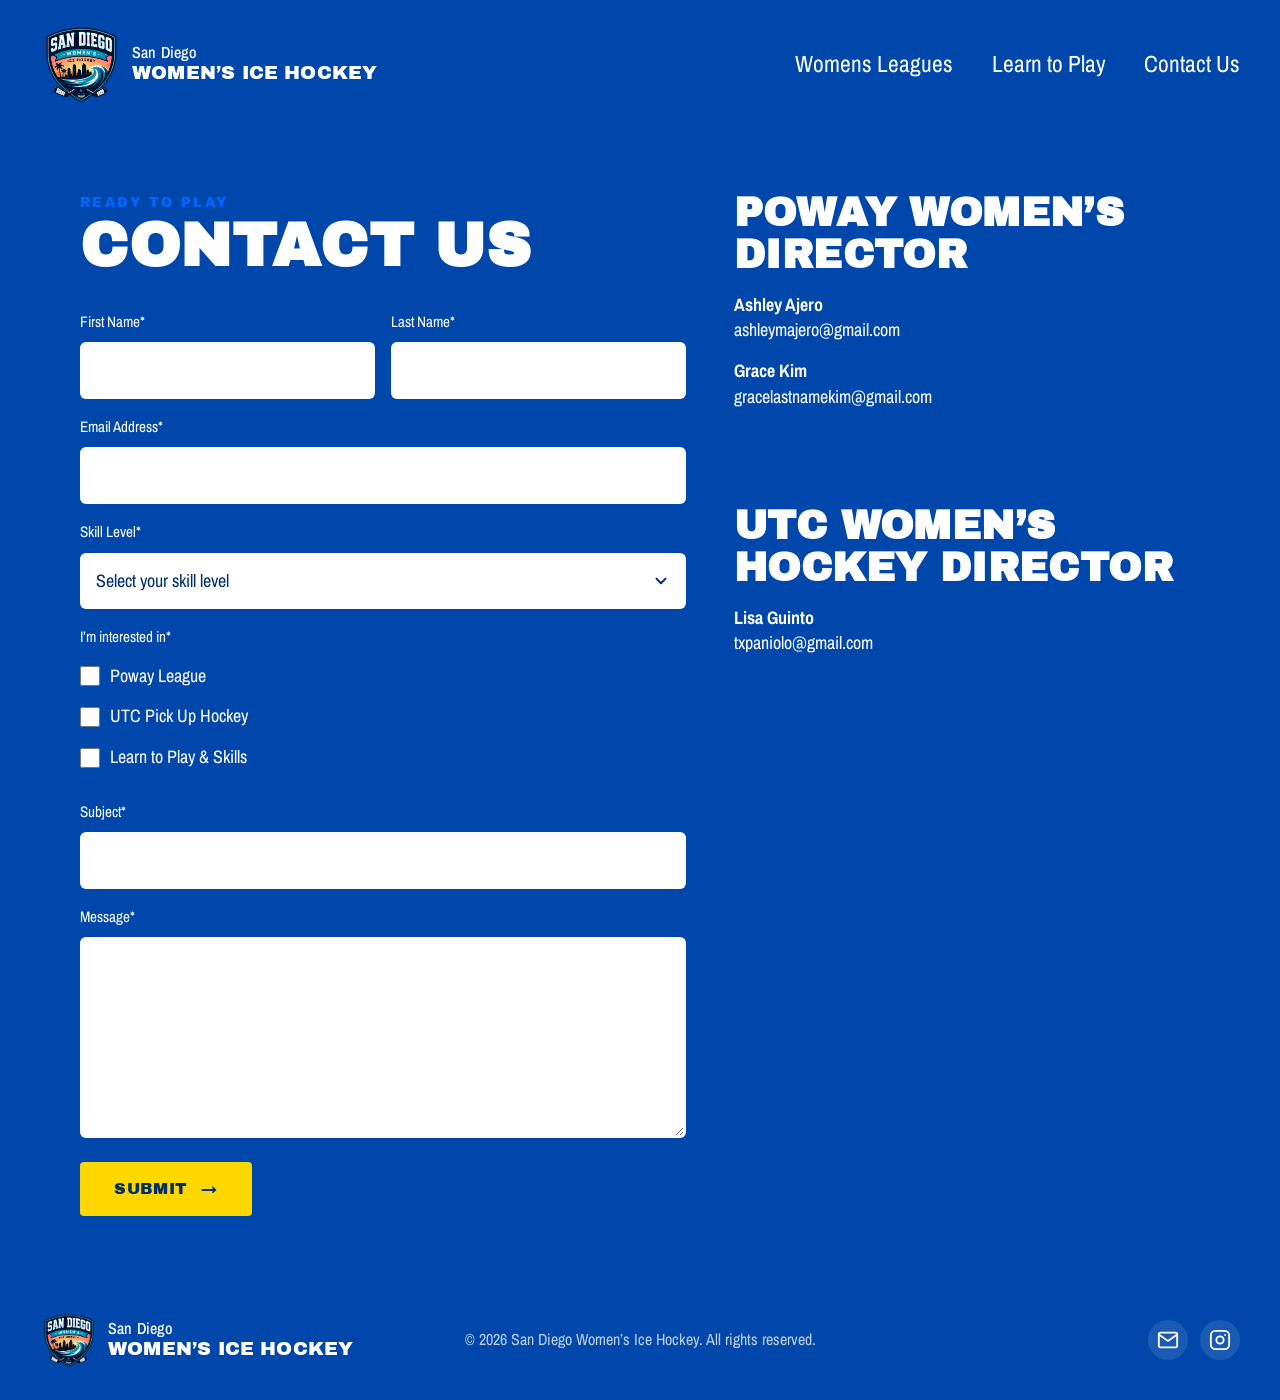
<file: contact.html>
<!DOCTYPE html>
<html lang="en">
<head>
  <meta charset="UTF-8">
  <meta name="viewport" content="width=device-width, initial-scale=1.0">
  <title>Contact Us &mdash; San Diego Women's Ice Hockey</title>
  <meta name="description" content="Get in touch with San Diego Women's Ice Hockey. Reach our Poway and UTC league directors or send us a message.">
  <link rel="stylesheet" href="css/base.css">
  <link rel="stylesheet" href="css/landing.css">
  <link rel="apple-touch-icon" sizes="180x180" href="/apple-touch-icon.png">
  <link rel="icon" type="image/png" sizes="32x32" href="/favicon-32x32.png">
  <link rel="icon" type="image/png" sizes="16x16" href="/favicon-16x16.png">
  <link rel="manifest" href="/site.webmanifest">
</head>
<body class="landing">
  <a href="#main" class="skip-link">Skip to content</a>

  <div class="page">
    <!-- ===================== HEADER ===================== -->
    <header class="site-header">
      <div class="site-header__inner">
        <a class="brand" href="/" aria-label="San Diego Women's Ice Hockey home">
          <img class="brand__logo" src="assets/logo.png" alt="">
          <span class="brand__text">
            <span class="brand__eyebrow">San Diego</span>
            <span class="brand__name">Women&rsquo;s Ice Hockey</span>
          </span>
        </a>

        <button class="nav-toggle" aria-label="Open menu" aria-expanded="false" aria-controls="primary-nav">
          <svg viewBox="0 0 19 7" fill="none" stroke="currentColor" stroke-width="1" stroke-linecap="square" aria-hidden="true">
            <line x1="5" y1="0.5" x2="19" y2="0.5"/>
            <line x1="0" y1="3.5" x2="19" y2="3.5"/>
            <line x1="9" y1="6.5" x2="19" y2="6.5"/>
          </svg>
        </button>

        <nav class="nav" id="primary-nav" aria-label="Primary">
          <ul class="nav__list">
            <li><a class="nav__link" href="leagues.html">Womens Leagues</a></li>
            <li><a class="nav__link" href="index.html#learn">Learn to Play</a></li>
            <li><a class="nav__link" href="contact.html">Contact Us</a></li>
          </ul>
        </nav>
        <div class="nav-scrim" aria-hidden="true"></div>
      </div>
    </header>

    <!-- ===================== MAIN ===================== -->
    <main id="main">
      <section class="contact" id="contact" aria-labelledby="contact-title">
        <div class="container contact__inner">
          <div class="contact__form-col">
            <p class="eyebrow">Ready to Play</p>
            <h2 class="contact__title" id="contact-title">Contact Us</h2>

            <form class="contact-form"
                  action="https://formspree.io/f/xkoaeper"
                  method="POST">
              <div class="contact-form__row">
                <div class="field">
                  <label class="field__label" for="cf-first">First Name<span aria-hidden="true">*</span></label>
                  <input class="field__input" type="text" id="cf-first" name="first_name" required>
                </div>
                <div class="field">
                  <label class="field__label" for="cf-last">Last Name<span aria-hidden="true">*</span></label>
                  <input class="field__input" type="text" id="cf-last" name="last_name" required>
                </div>
              </div>

              <div class="field">
                <label class="field__label" for="cf-email">Email Address<span aria-hidden="true">*</span></label>
                <input class="field__input" type="email" id="cf-email" name="email" required>
              </div>

              <div class="field">
                <label class="field__label" for="cf-skill">Skill Level<span aria-hidden="true">*</span></label>
                <select class="field__input field__select" id="cf-skill" name="skill_level" required>
                  <option value="" disabled selected>Select your skill level</option>
                  <option value="Beginner">Beginner</option>
                  <option value="Intermediate">Intermediate</option>
                  <option value="Advanced">Advanced</option>
                </select>
              </div>

              <fieldset class="field field--checkboxes">
                <legend class="field__label">I&rsquo;m interested in<span aria-hidden="true">*</span></legend>
                <label class="checkbox">
                  <input type="checkbox" name="interests[]" value="Poway League">
                  <span>Poway League</span>
                </label>
                <label class="checkbox">
                  <input type="checkbox" name="interests[]" value="UTC Pick Up Hockey">
                  <span>UTC Pick Up Hockey</span>
                </label>
                <label class="checkbox">
                  <input type="checkbox" name="interests[]" value="Learn to Play & Skills">
                  <span>Learn to Play &amp; Skills</span>
                </label>
              </fieldset>

              <div class="field">
                <label class="field__label" for="cf-subject">Subject<span aria-hidden="true">*</span></label>
                <input class="field__input" type="text" id="cf-subject" name="subject" required>
              </div>

              <div class="field">
                <label class="field__label" for="cf-message">Message<span aria-hidden="true">*</span></label>
                <textarea class="field__input field__textarea" id="cf-message" name="message" rows="6" required></textarea>
              </div>

              <button type="submit" class="btn btn--accent contact-form__submit">Submit&nbsp;<span class="btn__arrow" aria-hidden="true">&rarr;</span></button>
            </form>
          </div>

          <aside class="contact__directors">
            <div class="contact__director-group">
              <h3 class="contact__director-title">Poway Women&rsquo;s Director</h3>
              <p class="contact__person">
                <span class="contact__person-name">Ashley Ajero</span>
                <a href="mailto:ashleymajero@gmail.com">ashleymajero@gmail.com</a>
              </p>
              <p class="contact__person">
                <span class="contact__person-name">Grace Kim</span>
                <a href="mailto:gracelastnamekim@gmail.com">gracelastnamekim@gmail.com</a>
              </p>
            </div>

            <div class="contact__director-group">
              <h3 class="contact__director-title">UTC Women&rsquo;s Hockey Director</h3>
              <p class="contact__person">
                <span class="contact__person-name">Lisa Guinto</span>
                <a href="mailto:txpaniolo@gmail.com">txpaniolo@gmail.com</a>
              </p>
            </div>
          </aside>
        </div>
      </section>
    </main>

    <!-- ===================== FOOTER ===================== -->
    <footer class="site-footer">
      <div class="site-footer__inner">
        <a class="brand brand--footer" href="/" aria-label="San Diego Women's Ice Hockey home">
          <img class="brand__logo" src="assets/logo.png" alt="">
          <span class="brand__text">
            <span class="brand__eyebrow">San Diego</span>
            <span class="brand__name">Women&rsquo;s Ice Hockey</span>
          </span>
        </a>

        <p class="site-footer__copy">&copy; <span id="year">2026</span> San Diego Women&rsquo;s Ice Hockey. All rights reserved.</p>

        <div class="site-footer__contact">
          <ul class="site-footer__social">
            <li>
              <a href="mailto:michellem@dana-net.com" aria-label="Email us">
                <svg viewBox="0 0 24 24" width="22" height="22" fill="none" stroke="currentColor" stroke-width="2" stroke-linecap="round" stroke-linejoin="round" aria-hidden="true">
                  <rect x="2" y="4" width="20" height="16" rx="2"/>
                  <path d="m2 6 10 7L22 6"/>
                </svg>
              </a>
            </li>
            <li>
              <a href="https://www.instagram.com/sdwomensicehockey/" aria-label="Follow us on Instagram" target="_blank" rel="noopener">
                <svg viewBox="0 0 24 24" width="22" height="22" fill="none" stroke="currentColor" stroke-width="2" stroke-linecap="round" stroke-linejoin="round" aria-hidden="true">
                  <rect x="2" y="2" width="20" height="20" rx="5"/>
                  <circle cx="12" cy="12" r="4"/>
                  <line x1="17.5" y1="6.5" x2="17.5" y2="6.5"/>
                </svg>
              </a>
            </li>
          </ul>
        </div>
      </div>
    </footer>
  </div>

  <script src="js/main.js"></script>
</body>
</html>
</file>
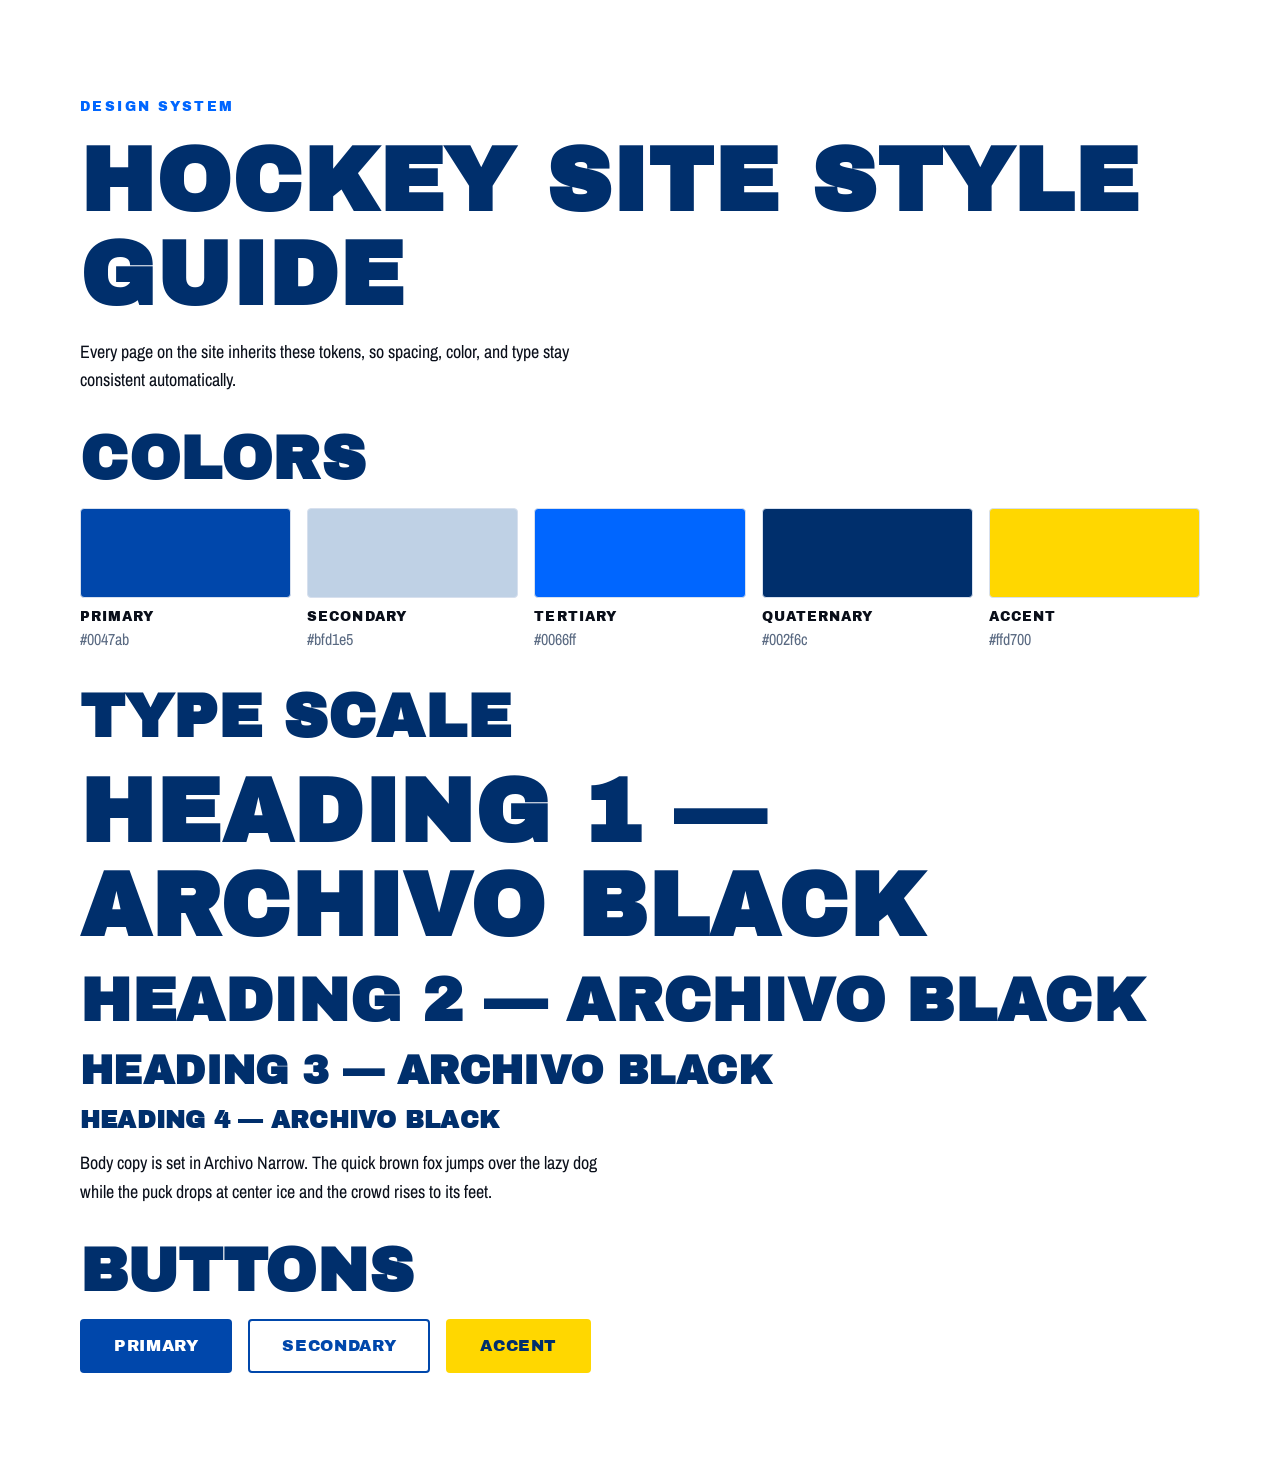
<file: styleguide.html>
<!DOCTYPE html>
<html lang="en">
<head>
  <meta charset="UTF-8">
  <meta name="viewport" content="width=device-width, initial-scale=1.0">
  <title>Style Guide — Hockey Site</title>
  <link rel="stylesheet" href="css/base.css">
  <style>
    .swatch { display:flex; flex-direction:column; }
    .swatch__chip { height:90px; border-radius:var(--radius); border:1px solid var(--color-line); }
    .swatch__label { font-family:var(--font-heading); text-transform:uppercase; font-size:var(--fs-xs); letter-spacing:0.08em; margin-top:var(--space-2); }
    .swatch__hex { font-size:var(--fs-sm); color:#5a6a82; }
    .grid { display:grid; grid-template-columns:repeat(auto-fit, minmax(140px,1fr)); gap:var(--space-4); }
  </style>
</head>
<body>
  <a href="#main" class="skip-link">Skip to content</a>

  <main id="main" class="container section stack-lg">
    <div class="stack">
      <p class="eyebrow">Design System</p>
      <h1>Hockey Site Style Guide</h1>
      <p>Every page on the site inherits these tokens, so spacing, color, and type stay consistent automatically.</p>
    </div>

    <section class="stack">
      <h2>Colors</h2>
      <div class="grid">
        <div class="swatch"><div class="swatch__chip" style="background:var(--color-primary)"></div><span class="swatch__label">Primary</span><span class="swatch__hex">#0047ab</span></div>
        <div class="swatch"><div class="swatch__chip" style="background:var(--color-secondary)"></div><span class="swatch__label">Secondary</span><span class="swatch__hex">#bfd1e5</span></div>
        <div class="swatch"><div class="swatch__chip" style="background:var(--color-tertiary)"></div><span class="swatch__label">Tertiary</span><span class="swatch__hex">#0066ff</span></div>
        <div class="swatch"><div class="swatch__chip" style="background:var(--color-quaternary)"></div><span class="swatch__label">Quaternary</span><span class="swatch__hex">#002f6c</span></div>
        <div class="swatch"><div class="swatch__chip" style="background:var(--color-accent)"></div><span class="swatch__label">Accent</span><span class="swatch__hex">#ffd700</span></div>
      </div>
    </section>

    <section class="stack">
      <h2>Type Scale</h2>
      <h1>Heading 1 — Archivo Black</h1>
      <h2>Heading 2 — Archivo Black</h2>
      <h3>Heading 3 — Archivo Black</h3>
      <h4>Heading 4 — Archivo Black</h4>
      <p>Body copy is set in Archivo Narrow. The quick brown fox jumps over the lazy dog while the puck drops at center ice and the crowd rises to its feet.</p>
    </section>

    <section class="stack">
      <h2>Buttons</h2>
      <div style="display:flex; gap:var(--space-4); flex-wrap:wrap;">
        <a href="#" class="btn btn--primary">Primary</a>
        <a href="#" class="btn btn--secondary">Secondary</a>
        <a href="#" class="btn btn--accent">Accent</a>
      </div>
    </section>
  </main>
</body>
</html>
</file>
<file: css/base.css>
/* ============================================================
   DESIGN TOKENS — single source of truth for the whole site.
   Change a value here and it updates everywhere.
   ============================================================ */

@import url('https://fonts.googleapis.com/css2?family=Archivo+Black&family=Archivo+Narrow:ital,wght@0,400;0,500;0,600;0,700;1,400&display=swap');

:root {
  /* ---- Color palette ---- */
  --color-primary:    #0047ab;  /* cobalt blue   */
  --color-secondary:  #bfd1e5;  /* pale ice blue */
  --color-tertiary:   #0066ff;  /* bright blue   */
  --color-quaternary: #002f6c;  /* deep navy     */
  --color-accent:     #ffd700;  /* gold */

  /* Neutrals derived for text/surfaces */
  --color-ink:        #0a0f1a;  /* near-black for body text   */
  --color-surface:    #ffffff;  /* page background            */
  --color-surface-2:  #f3f6fb;  /* subtle section background  */
  --color-line:       #d7e0ee;  /* hairline borders           */

  /* ---- Typography ---- */
  --font-heading: 'Archivo Black', system-ui, sans-serif;
  --font-body:    'Archivo Narrow', system-ui, sans-serif;

  /* Fluid type scale (clamps from mobile → desktop) */
  --fs-xs:   clamp(0.75rem, 0.72rem + 0.15vw, 0.85rem);
  --fs-sm:   clamp(0.875rem, 0.84rem + 0.2vw, 1rem);
  --fs-base: clamp(1rem, 0.95rem + 0.25vw, 1.125rem);
  --fs-lg:   clamp(1.25rem, 1.1rem + 0.6vw, 1.5rem);
  --fs-xl:   clamp(1.75rem, 1.4rem + 1.4vw, 2.5rem);
  --fs-2xl:  clamp(2.25rem, 1.6rem + 2.8vw, 4rem);
  --fs-3xl:  clamp(3rem, 2rem + 4.5vw, 6rem);

  --lh-tight: 1.05;
  --lh-snug:  1.25;
  --lh-base:  1.6;

  /* ---- Spacing scale (consistent margins/padding everywhere) ---- */
  --space-1:  0.25rem;
  --space-2:  0.5rem;
  --space-3:  0.75rem;
  --space-4:  1rem;
  --space-5:  1.5rem;
  --space-6:  2rem;
  --space-7:  3rem;
  --space-8:  4rem;
  --space-9:  6rem;

  /* ---- Layout ---- */
  --container-max: 1200px;   /* max content width            */
  --gutter: clamp(1rem, 4vw, 2.5rem); /* page side padding   */
  --radius: 4px;
  --radius-lg: 10px;

  /* ---- Effects ---- */
  --shadow-sm: 0 1px 2px rgba(0, 47, 108, 0.08);
  --shadow-md: 0 6px 20px rgba(0, 47, 108, 0.12);
  --transition: 180ms ease;
}

/* ============================================================
   RESET / NORMALIZE
   ============================================================ */
*, *::before, *::after { box-sizing: border-box; margin: 0; padding: 0; }

html { -webkit-text-size-adjust: 100%; scroll-behavior: smooth; }

body {
  font-family: var(--font-body);
  font-size: var(--fs-base);
  line-height: var(--lh-base);
  color: var(--color-ink);
  background: var(--color-surface);
  -webkit-font-smoothing: antialiased;
  text-rendering: optimizeLegibility;
  min-height: 100vh;
}

img, picture, svg, video {
  display: block;
  max-width: 100%;
  height: auto;
}

a { color: var(--color-primary); text-decoration: none; }
a:hover { text-decoration: underline; }

ul, ol { list-style: none; }

button, input, select, textarea { font: inherit; color: inherit; }

/* ============================================================
   TYPOGRAPHY
   ============================================================ */
h1, h2, h3, h4, h5, h6 {
  font-family: var(--font-heading);
  text-transform: uppercase;   /* Archivo Black, all caps */
  line-height: var(--lh-tight);
  letter-spacing: 0.01em;
  color: var(--color-quaternary);
}

h1 { font-size: var(--fs-3xl); }
h2 { font-size: var(--fs-2xl); }
h3 { font-size: var(--fs-xl); }
h4 { font-size: var(--fs-lg); }

p { max-width: 65ch; }
p + p { margin-top: var(--space-4); }

.eyebrow {
  font-family: var(--font-heading);
  text-transform: uppercase;
  font-size: var(--fs-xs);
  letter-spacing: 0.18em;
  color: var(--color-tertiary);
}

/* ============================================================
   LAYOUT HELPERS
   ============================================================ */
.container {
  width: 100%;
  max-width: var(--container-max);
  margin-inline: auto;
  padding-inline: var(--gutter);
}

.section { padding-block: var(--space-9); }
.section--tight { padding-block: var(--space-7); }
.section--alt { background: var(--color-surface-2); }

.stack > * + * { margin-top: var(--space-4); }
.stack-lg > * + * { margin-top: var(--space-6); }

/* ============================================================
   BUTTONS
   ============================================================ */
.btn {
  display: inline-flex;
  align-items: center;
  justify-content: center;
  gap: var(--space-2);
  font-family: var(--font-heading);
  text-transform: uppercase;
  font-size: var(--fs-sm);
  letter-spacing: 0.04em;
  padding: var(--space-3) var(--space-6);
  border: 2px solid transparent;
  border-radius: var(--radius);
  cursor: pointer;
  transition: background var(--transition), color var(--transition), border-color var(--transition), transform var(--transition);
  text-decoration: none;
}
.btn:hover { text-decoration: none; transform: translateY(-2px); }

.btn--primary { background: var(--color-primary); color: #fff; }
.btn--primary:hover { background: var(--color-quaternary); }

.btn--secondary {
  background: transparent;
  color: var(--color-primary);
  border-color: var(--color-primary);
}
.btn--secondary:hover { background: var(--color-secondary); }

.btn--accent { background: var(--color-accent); color: var(--color-quaternary); }

/* Solid blue CTA with gold label (used on the leagues cards) */
.btn--cta { background: var(--color-primary); color: #fff; }
.btn--cta:hover { background: var(--color-quaternary); color: #fff; }
.btn--block { display: flex; width: 100%; }
.btn--cta { font-size: var(--fs-xs); padding-inline: var(--space-4); }

/* Arrow that nudges right on hover */
.btn__arrow { transition: transform var(--transition); }
.btn:hover .btn__arrow { transform: translateX(4px); }



/* ============================================================
   ACCESSIBILITY
   ============================================================ */

/* Visible keyboard focus on every interactive element */
:focus-visible {
  outline: 3px solid var(--color-tertiary);
  outline-offset: 2px;
  border-radius: 2px;
}

/* Skip link for keyboard/screen-reader users */
.skip-link {
  position: absolute;
  left: var(--space-4);
  top: -100px;
  background: var(--color-quaternary);
  color: #fff;
  padding: var(--space-3) var(--space-4);
  border-radius: var(--radius);
  z-index: 1000;
  transition: top var(--transition);
}
.skip-link:focus { top: var(--space-4); text-decoration: none; }

/* Screen-reader-only utility */
.visually-hidden {
  position: absolute;
  width: 1px; height: 1px;
  padding: 0; margin: -1px;
  overflow: hidden;
  clip: rect(0 0 0 0);
  white-space: nowrap;
  border: 0;
}

/* Respect reduced-motion preference */
@media (prefers-reduced-motion: reduce) {
  html { scroll-behavior: auto; }
  *, *::before, *::after {
    animation-duration: 0.01ms !important;
    animation-iteration-count: 1 !important;
    transition-duration: 0.01ms !important;
  }
}
</file>
<file: css/landing.css>
/* ============================================================
   LANDING PAGE — header, hero, carousel, sticker
   Inherits all tokens from base.css
   ============================================================ */

body.landing {
  background: var(--color-primary);
  color: #fff;
}

/* ---- Page wrapper (full-bleed; hero reaches right edge) ---- */
.page {
  width: 100%;
}

/* ============================================================
   HEADER
   ============================================================ */
.site-header {
  padding: var(--space-5) var(--gutter);
}

.site-header__inner {
  display: flex;
  align-items: center;
  justify-content: space-between;
  gap: var(--space-5);
  flex-wrap: wrap;
}

/* Brand lockup: logo + text */
.brand {
  display: flex;
  align-items: center;
  gap: var(--space-3);
  color: #fff;
}
.brand:hover { text-decoration: none; }

.brand__logo {
  width: 80px;
  height: 80px;
  flex-shrink: 0;
  object-fit: cover;
}

.brand__text { display: flex; flex-direction: column; line-height: 1; }

.brand__eyebrow {
  font-family: var(--font-body);
  font-weight: 500;
  font-size: var(--fs-sm);
  letter-spacing: 0.01em;
}

.brand__name {
  font-family: var(--font-heading);
  text-transform: uppercase;
  font-size: clamp(0.95rem, 0.8rem + 0.6vw, 1.2rem);
  letter-spacing: 0.01em;
  line-height: 1.05;
  margin-top: 3px;
}

/* Navigation */
.nav-toggle {
  display: none;          /* shown on mobile only */
  background: none;
  border: 0;
  cursor: pointer;
  padding: var(--space-2);
  color: #fff;
}
.nav-toggle svg { width: 40px; height: auto; }

.nav__list {
  display: flex;
  align-items: center;
  gap: clamp(1.5rem, 3vw, 3rem);
}

.nav__link {
  font-family: var(--font-body);
  font-weight: 400;
  font-size: clamp(1.1rem, 0.9rem + 0.7vw, 1.5rem);
  color: #fff;
  padding: var(--space-1) 0;
  position: relative;
}
.nav__link:hover { text-decoration: none; }
/* underline-on-hover affordance */
.nav__link::after {
  content: "";
  position: absolute;
  left: 0; bottom: -2px;
  width: 100%; height: 2px;
  background: var(--color-accent);
  transform: scaleX(0);
  transform-origin: left;
  transition: transform var(--transition);
}
.nav__link:hover::after,
.nav__link:focus-visible::after { transform: scaleX(1); }

/* ============================================================
   HERO
   ============================================================ */
.hero {
  /* push the image in from the left (~15%), stay flush right */
  padding-left: 15%;
  padding-top: var(--space-4);
}

.hero__media {
  position: relative;
  
  min-height: 80vh;
  display: flex;
  align-items: flex-end;
  /* note: overflow NOT hidden, so content can overhang the left edge */
}

.hero__img {
  position: absolute;
  inset: 0;
  width: 100%;
  height: 100%;
  object-fit: cover;
  
}

/* dark overlay so text stays legible */
.hero__media::after {
  content: "";
  position: absolute;
  inset: 0;
  background: rgba(22, 34, 52, 0.341);
  border-top-left-radius: var(--radius-lg);
}

.hero__content {
  position: relative;   /* above overlay */
  z-index: 1;
  max-width: 800px;
  padding: var(--space-6) var(--space-6) var(--space-9);
}

/* headline overhangs the image's left edge the most */
.hero__title {
  color: #fff;
  font-size: var(--fs-2xl);
  line-height: 0.98;
  margin-bottom: var(--space-5);
  margin-left: calc(-2 * var(--space-9));   /* big overhang onto blue */
}

/* subhead + button overhang less than the headline */
.hero__lead {
  border-left: 4px solid var(--color-accent);
  padding-left: var(--space-5);
  margin-left: calc(-2 * var(--space-7));   /* smaller overhang */
}

.hero__text {
  font-size: var(--fs-lg);
  max-width: 46ch;
  margin-bottom: var(--space-6);
  font-weight: 500;
}

/* gold CTA */
.hero .btn--accent {
  font-size: var(--fs-lg);
  padding: var(--space-4) var(--space-6);
}

/* ============================================================
   CAROUSEL
   ============================================================ */
.gallery {
  position: relative;
  /* indented further than the hero image (hero is 15%) */
  padding-left: 22%;
  padding-right: 0;
  margin-top: 0;
  padding-bottom: var(--space-8);
}

.gallery__track {
  display: flex;
  gap: 0;                 /* no gaps between images */
  overflow-x: auto;
  scroll-snap-type: x mandatory;
  -webkit-overflow-scrolling: touch;
  scrollbar-width: none;
}

.gallery__track { scroll-snap-type: none; }

.gallery__item {
  flex: 0 0 auto;
  width: clamp(300px, 32vw, 540px);
  aspect-ratio: 16 / 11;
  scroll-snap-align: start;
  overflow: hidden;
  background: var(--color-quaternary);
}
.gallery__item img {
  width: 100%;
  height: 100%;
  object-fit: cover;
}

/* Angled gold sticker overlapping the carousel */
.sticker {
  position: absolute;
  z-index: 2;
  left: 38%;
  bottom: var(--space-6);
  background: var(--color-accent);
  color: var(--color-quaternary);
  font-family: var(--font-heading);
  text-transform: uppercase;
  text-align: center;
  font-size: clamp(1.25rem, 0.9rem + 1.4vw, 1.9rem);
  line-height: 1.1;
  padding: var(--space-4) var(--space-7);
  transform: skewX(-12deg);
  box-shadow: var(--shadow-md);
}
.sticker > span {
  display: block;
  transform: skewX(12deg);   /* un-skew the text */
}

/* Carousel arrow controls */
.gallery__controls {
  display: flex;
  gap: var(--space-3);
  justify-content: flex-end;
  padding-right: var(--gutter);
  margin-top: var(--space-4);
}

.gallery__arrow {
  display: inline-flex;
  align-items: center;
  justify-content: center;
  width: 48px;
  height: 48px;
  border: 2px solid var(--color-primary);
  border-radius: 999px;
  background: transparent;
  color: var(--color-primary);
  cursor: pointer;
  transition: background 0.18s ease, color 0.18s ease;
}

.gallery__arrow:hover,
.gallery__arrow:focus-visible {
  background: var(--color-primary);
  color: #fff;
}
/* ============================================================
   LEAGUES — three-card grid (#leagues)
   ============================================================ */
.leagues {
  position: relative;
  overflow: hidden;   /* clip the slanted band to the section */
}

/* navy band that slants down toward the right, bleeding in from the hero/carousel above */
.leagues::before {
  content: "";
  position: absolute;
  top: -1px;            /* cover the seam */
  left: 0;
  right: 0;
  height: 140px;
  background: var(--color-primary);
  clip-path: polygon(0 0, 100% 0, 100% 55%, 0 100%);
  z-index: 0;
}

/* keep the content above the band */
.leagues .container {
  position: relative;
  z-index: 1;
}

.leagues__head {
  margin-top: var(--space-7);;
  margin-bottom: var(--space-7);
  max-width: 100ch;
}

.leagues__grid {
  display: grid;
  grid-template-columns: repeat(3, 1fr);
  gap: var(--space-6);
}

.card {
  display: flex;
  flex-direction: column;
  background: var(--color-surface);
  border-radius: var(--radius-lg);
  overflow: hidden;
  box-shadow: var(--shadow-md);
}

.card__media {
  aspect-ratio: 4 / 3;
  overflow: hidden;
}
.card__media img {
  width: 100%;
  height: 100%;
  object-fit: cover;
}

.card__body {
  display: flex;
  flex-direction: column;
  gap: var(--space-4);
  padding: var(--space-6);
  flex: 1;          /* equal-height bodies so buttons line up */
}

.card__title { font-size: var(--fs-lg); }
.card__text { color: var(--color-ink); margin: 0; }

/* push the button to the bottom of every card */
.card__body .btn { margin-top: auto; }

/* ============================================================
   HOBBY CTA — navy band, watermark, photo + text (#learn)
   ============================================================ */
.hobby {
  position: relative;
  overflow: hidden;                 /* clip watermark + slant to the section */
  background: var(--color-surface-2);
  color: #fff;
  padding-block: var(--space-9);
  /* slanted top edge: navy dips lower on the right, like the mock */
}

.hobby::before {                        /* NEW — navy band with the slant */
  content: "";
  position: absolute;
  inset: 0;
  background: var(--color-primary);
  clip-path: polygon(0 0, 100% 6%, 100% 100%, 0 100%);
  z-index: 0;
}

/* giant faint heading text behind everything */
.hobby__watermark {
  position: absolute;
  inset: 0;
  display: flex;
  align-items: center;
  font-family: var(--font-heading);
  text-transform: uppercase;
  font-size: clamp(5rem, 16vw, 20rem);
  line-height: 0.9;
  letter-spacing: 0.02em;
  color: #fff;
  opacity: 0.05;
  pointer-events: none;
  white-space: normal;
  overflow: hidden;
  z-index: 0;
  text-align: left;
}

.hobby__inner {
  position: relative;               /* above the watermark */
  z-index: 1;
  display: grid;
  grid-template-columns: 1.1fr 1fr;
  align-items: center;
  gap: var(--space-8);
}

.hobby__media img {
  width: 100%;
  border-radius: var(--radius);
  box-shadow: var(--shadow-md);
}

.hobby__content { display: flex; flex-direction: column; gap: var(--space-5); }

.hobby__title { color: #fff; font-size: var(--fs-xl); }
.hobby__text { color: #fff; font-size: var(--fs-lg); max-width: 42ch; }
.hobby__content .btn { align-self: flex-start; }

/* ============================================================
   PHOTO GALLERY — full-bleed grid + lightbox (#gallery)
   ============================================================ */
.photos { width: 100%; }
.photos__grid { background: var(--color-secondary); }   /* unfilled space blends in */
 
.photos__grid {
  display: grid;
  grid-template-columns: repeat(3, 1fr);
  grid-auto-rows: 220px;
  grid-auto-flow: dense;
  gap: 2px;
}

.photos__item { min-height: 0; }
.photos__item:nth-child(9n + 1),
.photos__item:nth-child(9n + 5),
.photos__item:nth-child(9n + 8) {
  grid-row: span 2;
}
 
.photos__btn {
  display: block;
  width: 100%;
  height: 100%;
  padding: 0;
  border: 0;
  background: var(--color-quaternary);
  cursor: pointer;
  overflow: hidden;
}
.photos__btn img {
  width: 100%;
  height: 100%;
  object-fit: cover;
  transition: transform var(--transition), opacity var(--transition);
}
.photos__btn:hover img,
.photos__btn:focus-visible img { transform: scale(1.04); opacity: 0.92; }
 
/* play badge on video thumbnails */
.photos__btn--video { position: relative; }
.photos__play {
  position: absolute;
  inset: 0;
  margin: auto;
  width: 3.5rem;
  height: 3.5rem;
  display: flex;
  align-items: center;
  justify-content: center;
  background: rgba(0, 47, 108, 0.7);
  color: #fff;
  font-size: 1.25rem;
  border-radius: 50%;
  padding-left: 0.2em;            /* optically center the ▶ glyph */
  pointer-events: none;
  transition: background var(--transition), transform var(--transition);
}
.photos__btn--video:hover .photos__play,
.photos__btn--video:focus-visible .photos__play {
  background: var(--color-accent);
  color: var(--color-quaternary);
  transform: scale(1.08);
}
 
/* ---- Lightbox overlay ---- */
.lightbox {
  position: fixed;
  inset: 0;
  z-index: 1000;
  display: flex;
  align-items: center;
  justify-content: center;
  gap: var(--space-3);
  padding: var(--space-5);
  background: rgba(0, 20, 50, 0.92);
}
.lightbox[hidden] { display: none; }
 
.lightbox__figure {
  margin: 0;
  max-width: min(1100px, 90vw);
  max-height: 90vh;
  display: flex;
  flex-direction: column;
  align-items: center;
  gap: var(--space-3);
}
.lightbox__img {
  max-width: 100%;
  max-height: 82vh;
  object-fit: contain;
  border-radius: var(--radius);
  box-shadow: var(--shadow-md);
}
.lightbox__video {
  max-width: 100%;
  max-height: 82vh;
  border-radius: var(--radius);
  box-shadow: var(--shadow-md);
  background: #000;
}
.lightbox__img[hidden],
.lightbox__video[hidden] { display: none; }
.lightbox__caption {
  color: #fff;
  font-size: var(--fs-sm);
  text-align: center;
  max-width: 60ch;
}
 
.lightbox__nav,
.lightbox__close {
  flex: 0 0 auto;
  display: inline-flex;
  align-items: center;
  justify-content: center;
  background: rgba(255, 255, 255, 0.12);
  color: #fff;
  border: 0;
  border-radius: 50%;
  cursor: pointer;
  transition: background var(--transition);
}
.lightbox__nav { width: 3rem; height: 3rem; font-size: 2rem; line-height: 1; }
.lightbox__nav:hover,
.lightbox__close:hover { background: rgba(255, 255, 255, 0.28); }
 
.lightbox__close {
  position: absolute;
  top: var(--space-5);
  right: var(--space-5);
  width: 2.75rem;
  height: 2.75rem;
  font-size: 1.75rem;
}
 
/* ============================================================
   FOOTER
   ============================================================ */
.site-footer {
  background: var(--color-primary);
  color: #fff;
  padding-top: var(--space-6);
}
 
.site-footer__inner {
  display: flex;
  flex-wrap: wrap;
  align-items: center;
  justify-content: space-between;
  gap: var(--space-6);
  padding-inline: var(--gutter);
  padding-bottom: var(--space-6);
}
 
/* smaller logo in the footer than the header */
.brand--footer .brand__logo { width: 56px; height: 56px; }
 
/* centered copyright that grows to fill the middle */
.site-footer__copy {
  flex: 1 1 auto;
  margin: 0;
  text-align: center;
  font-size: var(--fs-sm);
  color: var(--color-secondary);
}
.site-footer .brand--footer,
.site-footer__contact { flex: 1 1 0; }
.site-footer__contact { justify-content: flex-end; }
 
.site-footer__contact {
  display: flex;
  flex-direction: column;
  align-items: flex-end;
  gap: var(--space-4);
}
.site-footer__email {
  color: #fff;
  font-size: var(--fs-base);
}
.site-footer__email:hover { color: var(--color-accent); }
 
.site-footer__social { display: flex; gap: var(--space-3); }
.site-footer__social a {
  display: inline-flex;
  align-items: center;
  justify-content: center;
  width: 2.5rem;
  height: 2.5rem;
  border-radius: 50%;
  color: #fff;
  background: rgba(255, 255, 255, 0.1);
  transition: background var(--transition), color var(--transition);
}
.site-footer__social a:hover {
  background: var(--color-accent);
  color: var(--color-quaternary);
}

/* ============================================================
   LEAGUE HERO — intro on leagues.html (image left, copy right)
   ============================================================ */
.league-hero {
  padding-block: var(--space-9);
}

.league-hero__inner {
  display: grid;

  grid-template-columns: 1.6fr 1fr;   /* was 1.05fr 1fr */
  gap: clamp(var(--space-6), 4vw, var(--space-8));   /* was space-7, 6vw, space-9 */
  align-items: center;
}

.league-hero__media img {
  width: 100%;
  height: auto;
  border-radius: var(--radius);
  box-shadow: var(--shadow-md)
  
}

.league-hero__content {
  display: flex;
  flex-direction: column;
  gap: var(--space-5);
  align-items: flex-start;
}

.league-hero__title {
  color: #fff;
  font-size: var(--fs-xl);
  line-height: 0.98;
}

.league-hero__text {
  color: #fff;
  font-size: var(--fs-lg);
  max-width: 38ch;
  font-weight: 500;
}

.league-hero .btn--accent {
  font-size: var(--fs-sm);
  padding: var(--space-4) var(--space-6);
}

@media (max-width: 860px) {
  .league-hero__inner { grid-template-columns: 1fr; gap: var(--space-6); }
  .league-hero__media { order: -1; }   /* photo above copy */
}

/* ============================================================
   LEAGUE DETAIL — pale band, slanted top, watermark (#poway)
   Text left, logo right. Lives on leagues.html
   ============================================================ */
.league-detail {
  position: relative;
  overflow: hidden;                 /* clip watermark + slant to section */
  background: var(--color-secondary);
  color: var(--color-quaternary);
  padding-block: var(--space-9);
}
 
/* blue band that slants down toward the right, bleeding from above */
.league-detail::before {
  content: "";
  position: absolute;
  inset: 0;
  top: -1px;
  background: var(--color-primary);
  clip-path: polygon(0 0, 100% 0, 100% 6%, 0 12%);
  z-index: 0;
}
 
/* giant faint heading text behind everything — blue @ 5% */
.league-detail__watermark {
  position: absolute;
  inset: 0;
  display: flex;
  align-items: center;
  font-family: var(--font-heading);
  text-transform: uppercase;
  font-size: clamp(5rem, 16vw, 20rem);
  line-height: 0.9;
  letter-spacing: 0.02em;
  color: var(--color-primary);
  opacity: 0.05;
  pointer-events: none;
  white-space: normal;
  overflow: hidden;
  z-index: 0;
  text-align: left;
}
 
.league-detail__inner {
  position: relative;               /* above watermark + slant */
  z-index: 1;
  display: grid;
  grid-template-columns: 1.1fr 1fr;
  align-items: center;
  gap: var(--space-8);
  margin-top: var(--space-7);;
}
 
.league-detail__content {
  display: flex;
  flex-direction: column;
  align-items: flex-start;
  gap: var(--space-5);
}
 
.league-detail__title { color: var(--color-quaternary); font-size: var(--fs-xl); }
 
.league-detail__lead {
  color: var(--color-quaternary);
  font-size: var(--fs-lg);
  font-weight: 500;
}
 
.league-detail__subhead {
  color: var(--color-quaternary);
  font-size: var(--fs-lg);
  font-weight: 600;
  margin-bottom: calc(-1 * var(--space-3));
}
 
.league-detail__list {
  list-style: disc;
  padding-left: var(--space-6);
  color: var(--color-quaternary);
  font-size: var(--fs-base);
}
.league-detail__list li + li { margin-top: var(--space-1); }
 
.league-detail__content p {
  color: var(--color-quaternary);
  max-width: 42ch;
}
 
.league-detail__cta {
  margin-top: var(--space-3);
  font-size: var(--fs-base);
}
 
.league-detail__contact {
  display: inline-flex;
  align-items: center;
  font-family: var(--font-heading);
  text-transform: uppercase;
  font-size: var(--fs-sm);
  letter-spacing: 0.02em;
  color: var(--color-quaternary);
  text-decoration: underline;
  text-underline-offset: 4px;
}
.league-detail__contact:hover { color: var(--color-primary); }
 
.league-detail__media {
  display: flex;
  justify-content: center;
  align-items: center;
}
.league-detail__media img {
  width: 100%;
  max-width: 460px;
  height: auto;
  box-shadow: none;
}
 
@media (max-width: 860px) {
  .league-detail__inner { grid-template-columns: 1fr; gap: var(--space-6); }
  .league-detail__media { order: -1; }   /* logo above text */
  .league-detail__media img { max-width: 320px; }
}
/* ============================================================
   LEAGUE DETAIL — ALT (blue band, white text, white button)
   Inverse of the pale section. Used for #utc (logo left, text right)
   ============================================================ */
.league-detail--alt {
  background: var(--color-primary);
  color: #fff;
}
 
/* pale band slanting down from above, bleeding from the pale section */
.league-detail--alt::before {
  background: var(--color-secondary);
  clip-path: polygon(0 0, 100% 0, 100% 12%, 0 6%);
}
 
.league-detail--alt .league-detail__title,
.league-detail--alt .league-detail__lead,
.league-detail--alt .league-detail__subhead,
.league-detail--alt .league-detail__list,
.league-detail--alt .league-detail__content p {
  color: #fff;
}
 
/* white button with blue label */
.league-detail--alt .btn--primary {
  background: #fff;
  color: var(--color-primary);
}
.league-detail--alt .btn--primary:hover {
  background: var(--color-secondary);
  color: var(--color-primary);
}
 
.league-detail--alt .league-detail__contact { color: #fff; }
.league-detail--alt .league-detail__contact:hover { color: var(--color-accent); }

/* ===================== CONTACT ===================== */
.contact {
  background: var(--color-primary);
  color: #fff;
  padding-block: var(--space-8);
}

.contact__inner {
  display: grid;
  grid-template-columns: 1.3fr 1fr;
  gap: var(--space-7);
  align-items: start;
}

.contact__title {
  margin: 0 0 var(--space-6);
  color: #fff;
}

.contact-form__row {
  display: grid;
  grid-template-columns: 1fr 1fr;
  gap: var(--space-4);
}

.field {
  display: flex;
  flex-direction: column;
  margin-bottom: var(--space-4);
}

.field__label {
  font-family: "Archivo Narrow", sans-serif;
  text-transform: none;
  font-size: 0.95rem;
  margin-bottom: var(--space-2);
  color: #fff;
}

.field__input {
  width: 100%;
  background: #fff;
  border: 2px solid transparent;
  border-radius: 6px;
  padding: 0.75rem 0.9rem;
  font: inherit;
  font-family: "Archivo Narrow", sans-serif;
  color: var(--color-quaternary);
}

.field__input:focus-visible {
  outline: none;
  border-color: var(--color-accent);
}

.field__textarea {
  resize: vertical;
  min-height: 180px;
}

.field__select {
  appearance: none;
  cursor: pointer;
  background-image: url("data:image/svg+xml,%3Csvg xmlns='http://www.w3.org/2000/svg' viewBox='0 0 24 24' fill='none' stroke='%23002f6c' stroke-width='2.5' stroke-linecap='round' stroke-linejoin='round'%3E%3Cpolyline points='6 9 12 15 18 9'/%3E%3C/svg%3E");
  background-repeat: no-repeat;
  background-position: right 0.9rem center;
  background-size: 18px;
  padding-right: 2.6rem;
}

.contact-form__submit {
  margin-top: var(--space-2);
}

.contact__director-group {
  margin-bottom: var(--space-9);
}

.contact__director-title {
  color: #fff;
  margin: 0 0 var(--space-4);
}

.contact__person {
  margin: 0 0 var(--space-4);
  line-height: 1.4;
}

.contact__person-name {
  display: block;
  font-weight: 700;
}

.contact__person a {
  color: #fff;
  word-break: break-word;
}

@media (max-width: 860px) {
  .contact__inner { grid-template-columns: 1fr; gap: var(--space-6); }
  .contact-form__row { grid-template-columns: 1fr; }
}

.field--checkboxes {
  border: none;
  padding: 0;
  margin-bottom: var(--space-4);
}

.field--checkboxes .field__label {
  margin-bottom: var(--space-3);
}

.checkbox {
  display: flex;
  align-items: center;
  gap: 0.6rem;
  margin-bottom: var(--space-3);
  cursor: pointer;
  font-family: "Archivo Narrow", sans-serif;
  text-transform: none;
  color: #fff;
}

.checkbox input {
  width: 20px;
  height: 20px;
  accent-color: var(--color-accent);
  cursor: pointer;
}
 
/* ============================================================
   RESPONSIVE
   ============================================================ */
@media (max-width: 860px) {
  /* Mobile nav: collapse links behind a toggle */
  .nav-toggle { display: inline-flex; }
 
  .site-header__inner { align-items: center; }

  .brand__logo {
    width: 50px;
    height: 50px;
    flex-shrink: 0;
    object-fit: cover;
  }

  
 
  .nav {
    position: fixed;
    inset: 0 0 0 auto;
    width: min(80vw, 320px);
    background: var(--color-quaternary);
    padding: var(--space-8) var(--space-6);
    transform: translateX(100%);
    transition: transform var(--transition);
    z-index: 100;
  }
  .nav[data-open="true"] { transform: translateX(0); }
 
  .nav__list { flex-direction: column; align-items: flex-start; gap: var(--space-5); }
  .nav__link { font-size: var(--fs-xl); }
 
  /* dim background when menu open */
  .nav-scrim {
    position: fixed;
    inset: 0;
    background: rgba(0,0,0,0.5);
    opacity: 0;
    visibility: hidden;
    transition: opacity var(--transition);
    z-index: 90;
  }
  .nav-scrim[data-open="true"] { opacity: 1; visibility: visible; }
 
  /* Hero: bigger left inset + softer vertical gradient for portrait screens */
  .hero { padding-top: var(--space-4); padding-left: var(--space-8); }
  .hero__content { padding: var(--space-5) var(--space-4); }
  .hero__title { margin-left: calc(-1 * var(--space-7));  font-size: var(--fs-xl);}
  .hero__lead { margin-left: calc(-1 * var(--space-2)); }

  .hero .btn--accent {
    font-size: var(--fs-md);
    padding: var(--space-4) var(--space-6);
  }

  /* Carousel: full-bleed, no left indent */
  .gallery__item { width: 78vw; }

  /* Sticker: centered, overlapping the carousel, a touch smaller */
  .sticker {
    left: 50%;
    right: auto;
    bottom: var(--space-5);
    transform: translateX(-50%) skewX(-12deg);
    font-size: clamp(1rem, 0.85rem + 1.2vw, 1.4rem);
    padding: var(--space-3) var(--space-5);
    white-space: nowrap;
    
  }
 
  .leagues__grid { grid-template-columns: 1fr; }
 
  .hobby__inner { grid-template-columns: 1fr; gap: var(--space-6); }
  .hobby__media { order: -1; }                 /* photo above text */
  .hobby__watermark,
  .league-detail__watermark {
    font-size: clamp(4rem, 30vw, 9rem);
    line-height: 0.82;
    width: 110%;
    word-break: break-word;
    align-items: stretch;
  }

  .gallery { padding-left: 0; padding-right: 0; padding-bottom: var(--space-1); }
 
  .photos__grid { grid-template-columns: repeat(2, 1fr); min-height: auto; }
  .lightbox { flex-direction: column; }
  .lightbox__nav {
    position: absolute;
    top: 50%;
    transform: translateY(-50%);
  }
  .lightbox__nav--prev { left: var(--space-3); }
  .lightbox__nav--next { right: var(--space-3); }

  .photos__grid {
    grid-template-columns: repeat(2, 1fr);
    grid-auto-rows: 160px;
    min-height: auto;
  }
  .photos__item:nth-child(9n + 1),
  .photos__item:nth-child(9n + 5),
  .photos__item:nth-child(9n + 8) {
    grid-row: span 1;
  }
 
  .site-footer__inner { flex-direction: column; align-items: center; gap: var(--space-6); text-align: center; }
  .site-footer__contact { align-items: center; }

  .hobby { padding-block: var(--space-7); }
}
 
/* tablet: two columns */
@media (min-width: 861px) and (max-width: 1024px) {
  .leagues__grid { grid-template-columns: repeat(2, 1fr); }
  .photos__grid { grid-template-columns: repeat(3, 1fr); }
}
 
@media (min-width: 861px) {
  .nav-toggle, .nav-scrim { display: none; }
}
</file>
